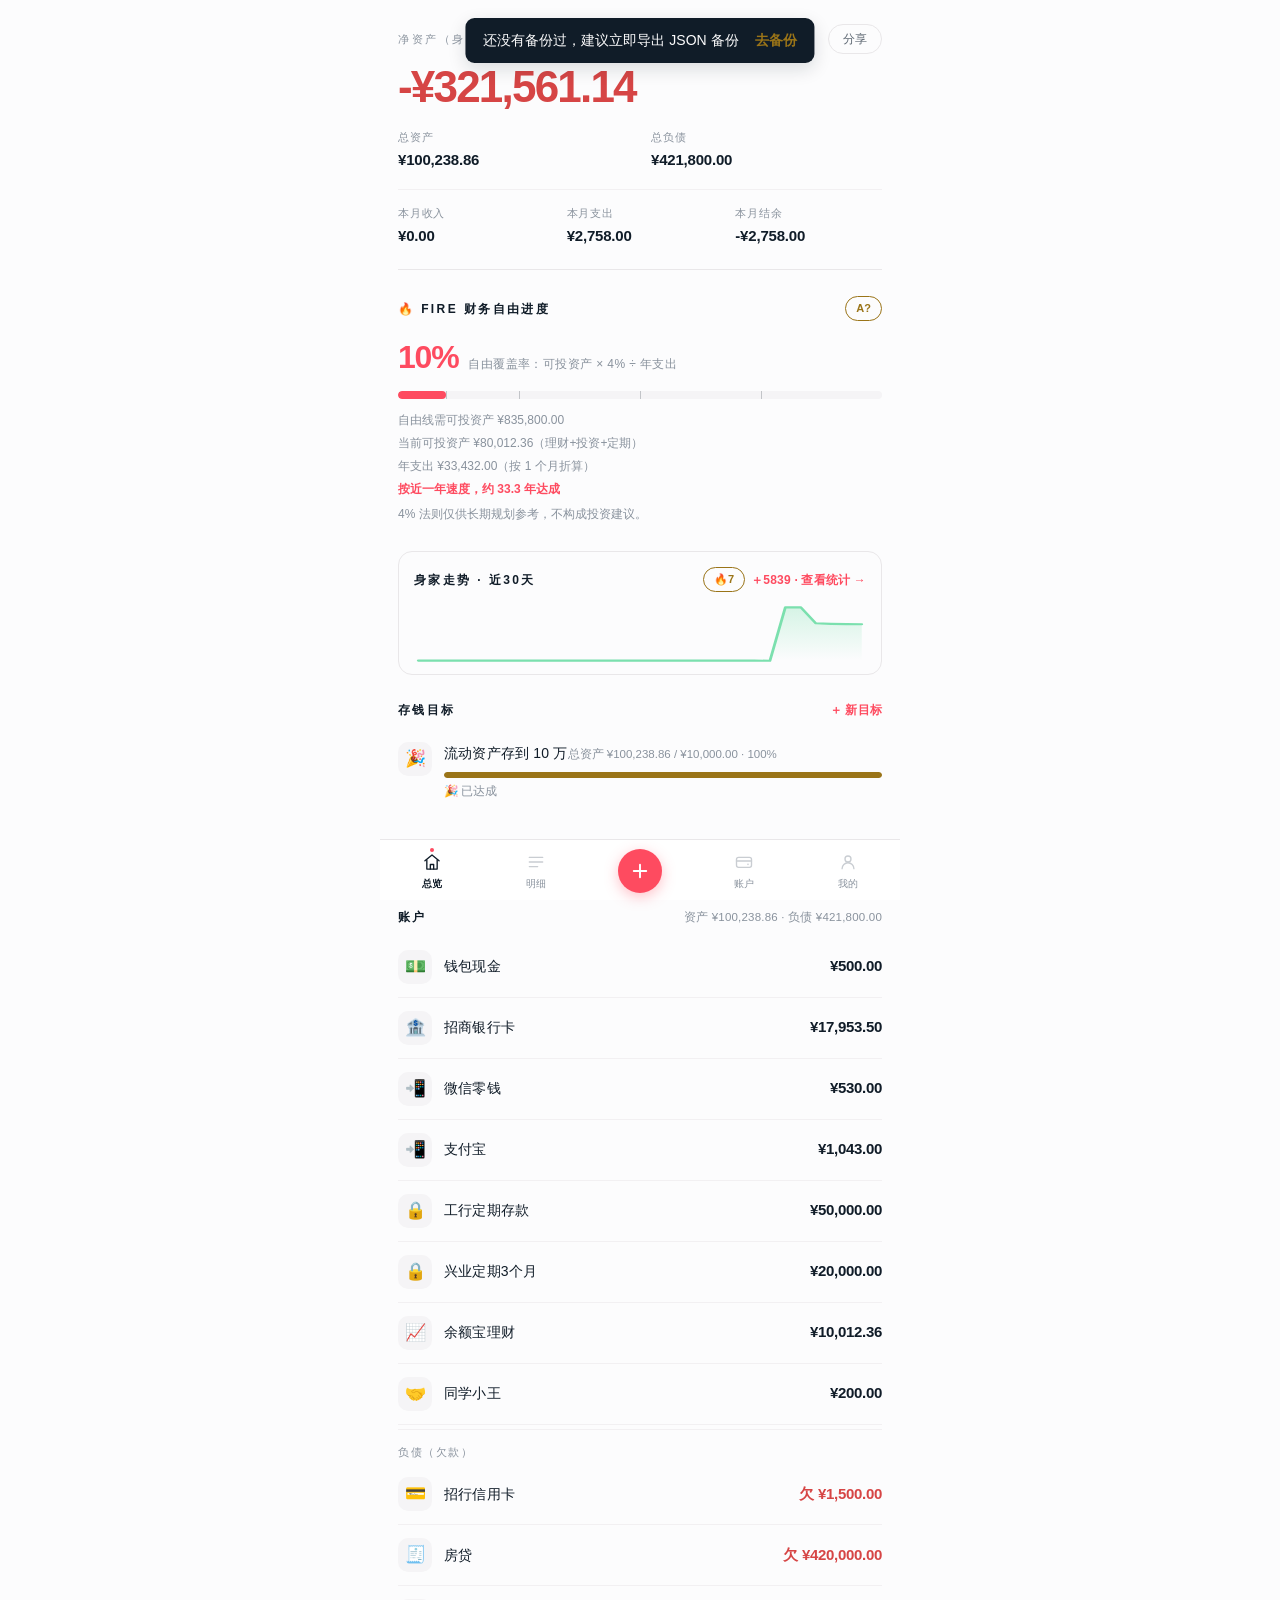
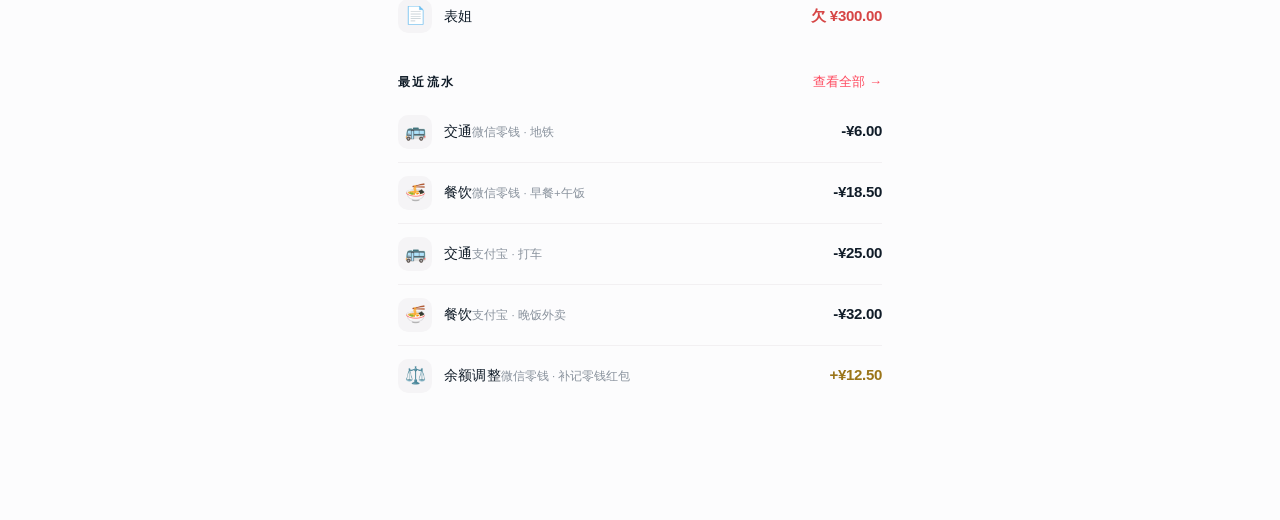
<file: index.html>
﻿<!DOCTYPE html>
<html lang="zh-CN">
<head>
<meta charset="UTF-8">
<meta name="viewport" content="width=device-width, initial-scale=1.0, viewport-fit=cover, user-scalable=no">
<meta name="theme-color" content="#FCFCFD" media="(prefers-color-scheme: light)">
<meta name="theme-color" content="#0F1419" media="(prefers-color-scheme: dark)">
<meta name="apple-mobile-web-app-capable" content="yes">
<meta name="apple-mobile-web-app-status-bar-style" content="default">
<meta name="apple-mobile-web-app-title" content="身家账本">
<meta name="description" content="身家账本——每天记好账，看清每个账户，随时知道自己的身家。数据仅存本机。">
<title>身家账本</title>
<link rel="manifest" href="manifest.webmanifest">
<link rel="apple-touch-icon" href="icons/icon-180.png">
<link rel="icon" href="icons/icon-192.png">
<link rel="stylesheet" href="app.css">
</head>
<body>
<div id="app">
<main id="main"></main>
  <nav id="tabbar">
    <button class="tab active" data-act="tab" data-id="home" data-tab="home"><span class="tab-ic"><svg viewBox="0 0 24 24" fill="none" stroke="currentColor" stroke-width="1.6" stroke-linecap="round" stroke-linejoin="round"><path d="M3.5 10.5 12 3.5l8.5 7"/><path d="M5.8 9.6v10.9h12.4V9.6"/><path d="M10 20.5V15h4v5.5"/></svg></span><span class="tab-tx">总览</span></button>
    <button class="tab" data-act="tab" data-id="ledger" data-tab="ledger"><span class="tab-ic"><svg viewBox="0 0 24 24" fill="none" stroke="currentColor" stroke-width="1.6" stroke-linecap="round"><path d="M4 6.5h16M4 12h16M4 17.5h10"/></svg></span><span class="tab-tx">明细</span></button>
    <button id="fab" aria-label="记一笔"><svg viewBox="0 0 24 24" fill="none" stroke="currentColor" stroke-width="2.1" stroke-linecap="round"><path d="M12 5.2v13.6M5.2 12h13.6"/></svg></button>
    <button class="tab" data-act="tab" data-id="accounts" data-tab="accounts"><span class="tab-ic"><svg viewBox="0 0 24 24" fill="none" stroke="currentColor" stroke-width="1.6" stroke-linecap="round" stroke-linejoin="round"><rect x="3" y="6.5" width="18" height="12" rx="2.5"/><path d="M3 10.8h18"/><circle cx="16.8" cy="14.8" r=".95" fill="currentColor" stroke="none"/></svg></span><span class="tab-tx">账户</span></button>
    <button class="tab" data-act="tab" data-id="me" data-tab="me"><span class="tab-ic"><svg viewBox="0 0 24 24" fill="none" stroke="currentColor" stroke-width="1.6" stroke-linecap="round"><circle cx="12" cy="8.4" r="3.6"/><path d="M4.9 20a7.1 7.1 0 0 1 14.2 0"/></svg></span><span class="tab-tx">我的</span></button>
  </nav>
  <div id="sheet-mask" class="hidden"></div>
  <section id="sheet" class="hidden" role="dialog" aria-modal="true"></section>
  <div id="toast" class="hidden"><span id="toast-msg"></span><button id="toast-btn" class="hidden"></button></div>
  <input type="file" id="file-import" accept=".json,application/json" class="hidden">
  <input type="file" id="file-bill" accept=".csv,text/csv" class="hidden">
</div>
<script src="app.js"></script>
</body>
</html>
</file>
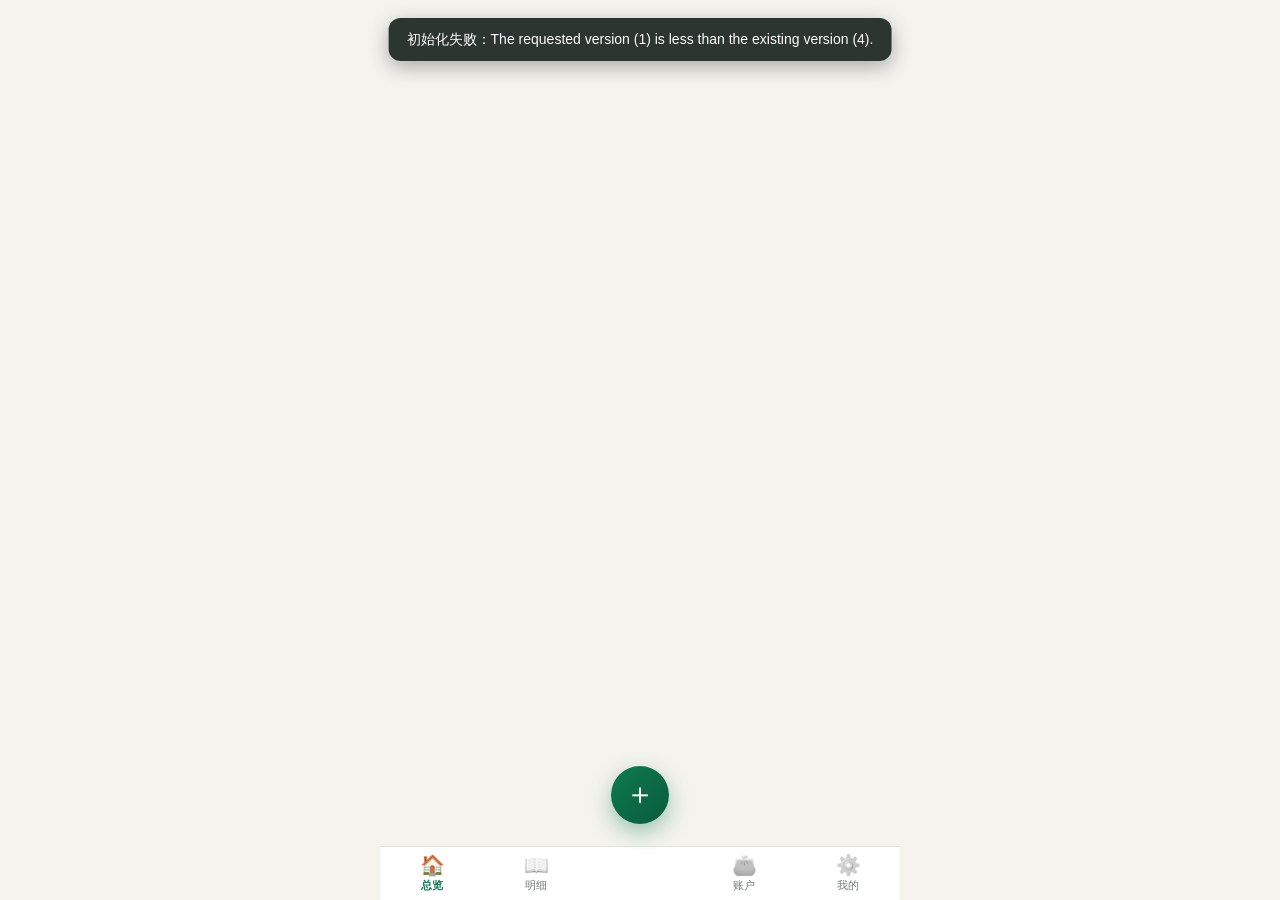
<file: v0.1.0/index.html>
<!DOCTYPE html>
<html lang="zh-CN">
<head>
<meta charset="UTF-8">
<meta name="viewport" content="width=device-width, initial-scale=1.0, viewport-fit=cover, user-scalable=no">
<meta name="theme-color" content="#0e7a4f">
<meta name="apple-mobile-web-app-capable" content="yes">
<meta name="apple-mobile-web-app-status-bar-style" content="default">
<meta name="apple-mobile-web-app-title" content="身家账本">
<meta name="description" content="身家账本——每天记好账，看清每个账户，随时知道自己的身家。数据仅存本机。">
<title>身家账本</title>
<link rel="manifest" href="manifest.webmanifest">
<link rel="apple-touch-icon" href="icons/icon-180.png">
<link rel="icon" href="icons/icon-192.png">
<link rel="stylesheet" href="app.css">
</head>
<body>
<div id="app">
  <main id="main"></main>
  <button id="fab" aria-label="记一笔">＋</button>
  <nav id="tabbar">
    <button class="tab active" data-act="tab" data-id="home" data-tab="home"><span class="tab-ic">🏠</span><span class="tab-tx">总览</span></button>
    <button class="tab" data-act="tab" data-id="ledger" data-tab="ledger"><span class="tab-ic">📖</span><span class="tab-tx">明细</span></button>
    <span class="fab-slot" aria-hidden="true"></span>
    <button class="tab" data-act="tab" data-id="accounts" data-tab="accounts"><span class="tab-ic">👛</span><span class="tab-tx">账户</span></button>
    <button class="tab" data-act="tab" data-id="me" data-tab="me"><span class="tab-ic">⚙️</span><span class="tab-tx">我的</span></button>
  </nav>
  <div id="sheet-mask" class="hidden"></div>
  <section id="sheet" class="hidden" role="dialog" aria-modal="true"></section>
  <div id="toast" class="hidden"><span id="toast-msg"></span><button id="toast-btn" class="hidden"></button></div>
  <input type="file" id="file-import" accept=".json,application/json" class="hidden">
</div>
<script src="app.js"></script>
</body>
</html>
</file>
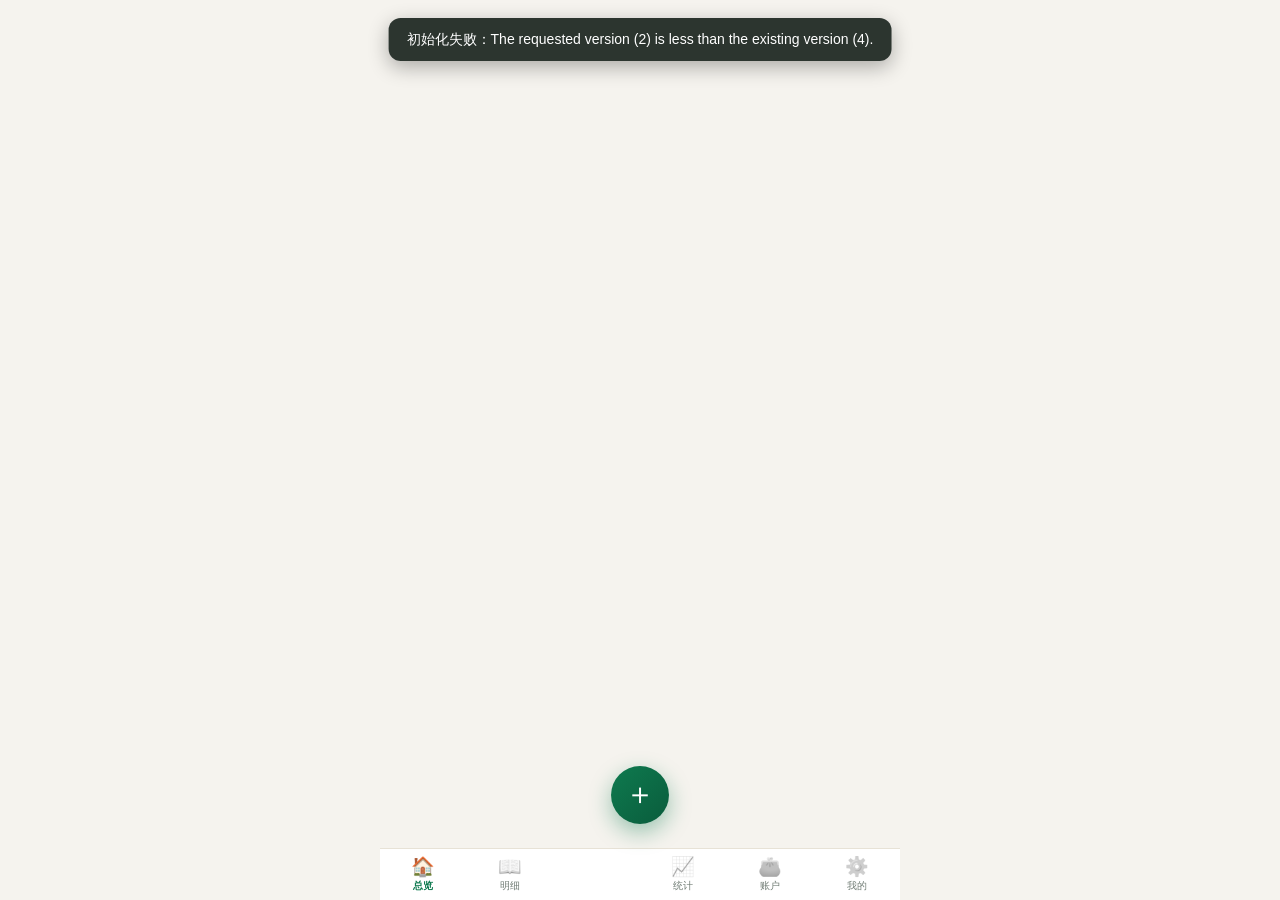
<file: v0.2.0/index.html>
<!DOCTYPE html>
<html lang="zh-CN">
<head>
<meta charset="UTF-8">
<meta name="viewport" content="width=device-width, initial-scale=1.0, viewport-fit=cover, user-scalable=no">
<meta name="theme-color" content="#0e7a4f">
<meta name="apple-mobile-web-app-capable" content="yes">
<meta name="apple-mobile-web-app-status-bar-style" content="default">
<meta name="apple-mobile-web-app-title" content="身家账本">
<meta name="description" content="身家账本——每天记好账，看清每个账户，随时知道自己的身家。数据仅存本机。">
<title>身家账本</title>
<link rel="manifest" href="manifest.webmanifest">
<link rel="apple-touch-icon" href="icons/icon-180.png">
<link rel="icon" href="icons/icon-192.png">
<link rel="stylesheet" href="app.css">
</head>
<body>
<div id="app">
  <main id="main"></main>
  <button id="fab" aria-label="记一笔">＋</button>
  <nav id="tabbar">
    <button class="tab active" data-act="tab" data-id="home" data-tab="home"><span class="tab-ic">🏠</span><span class="tab-tx">总览</span></button>
    <button class="tab" data-act="tab" data-id="ledger" data-tab="ledger"><span class="tab-ic">📖</span><span class="tab-tx">明细</span></button>
    <span class="fab-slot" aria-hidden="true"></span>
    <button class="tab" data-act="tab" data-id="stats" data-tab="stats"><span class="tab-ic">📈</span><span class="tab-tx">统计</span></button>
    <button class="tab" data-act="tab" data-id="accounts" data-tab="accounts"><span class="tab-ic">👛</span><span class="tab-tx">账户</span></button>
    <button class="tab" data-act="tab" data-id="me" data-tab="me"><span class="tab-ic">⚙️</span><span class="tab-tx">我的</span></button>
  </nav>
  <div id="sheet-mask" class="hidden"></div>
  <section id="sheet" class="hidden" role="dialog" aria-modal="true"></section>
  <div id="toast" class="hidden"><span id="toast-msg"></span><button id="toast-btn" class="hidden"></button></div>
  <input type="file" id="file-import" accept=".json,application/json" class="hidden">
</div>
<script src="app.js"></script>
</body>
</html>
</file>
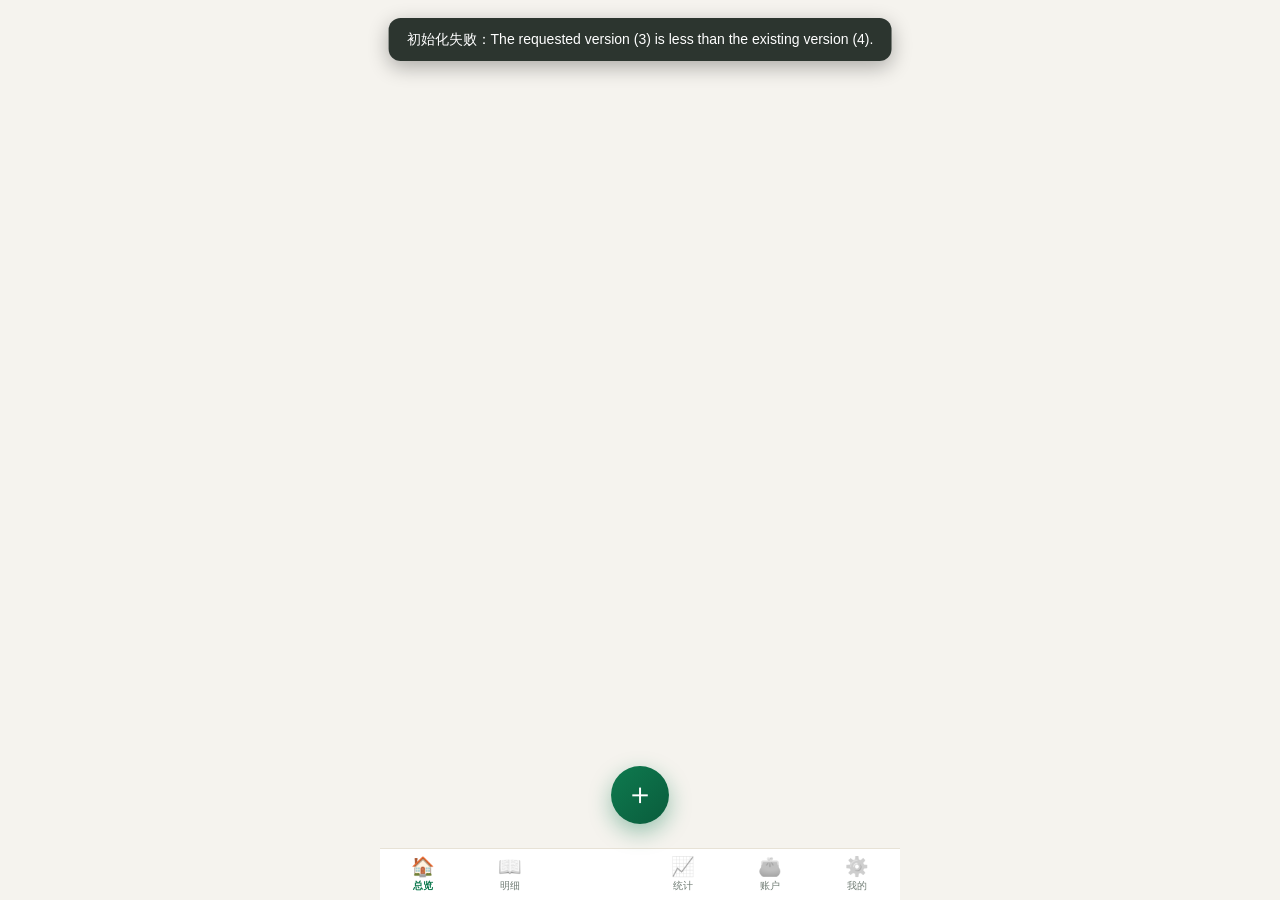
<file: v0.5.0/index.html>
<!DOCTYPE html>
<html lang="zh-CN">
<head>
<meta charset="UTF-8">
<meta name="viewport" content="width=device-width, initial-scale=1.0, viewport-fit=cover, user-scalable=no">
<meta name="theme-color" content="#0e7a4f">
<meta name="apple-mobile-web-app-capable" content="yes">
<meta name="apple-mobile-web-app-status-bar-style" content="default">
<meta name="apple-mobile-web-app-title" content="身家账本">
<meta name="description" content="身家账本——每天记好账，看清每个账户，随时知道自己的身家。数据仅存本机。">
<title>身家账本</title>
<link rel="manifest" href="manifest.webmanifest">
<link rel="apple-touch-icon" href="icons/icon-180.png">
<link rel="icon" href="icons/icon-192.png">
<link rel="stylesheet" href="app.css">
</head>
<body>
<div id="app">
  <main id="main"></main>
  <button id="fab" aria-label="记一笔">＋</button>
  <nav id="tabbar">
    <button class="tab active" data-act="tab" data-id="home" data-tab="home"><span class="tab-ic">🏠</span><span class="tab-tx">总览</span></button>
    <button class="tab" data-act="tab" data-id="ledger" data-tab="ledger"><span class="tab-ic">📖</span><span class="tab-tx">明细</span></button>
    <span class="fab-slot" aria-hidden="true"></span>
    <button class="tab" data-act="tab" data-id="stats" data-tab="stats"><span class="tab-ic">📈</span><span class="tab-tx">统计</span></button>
    <button class="tab" data-act="tab" data-id="accounts" data-tab="accounts"><span class="tab-ic">👛</span><span class="tab-tx">账户</span></button>
    <button class="tab" data-act="tab" data-id="me" data-tab="me"><span class="tab-ic">⚙️</span><span class="tab-tx">我的</span></button>
  </nav>
  <div id="sheet-mask" class="hidden"></div>
  <section id="sheet" class="hidden" role="dialog" aria-modal="true"></section>
  <div id="toast" class="hidden"><span id="toast-msg"></span><button id="toast-btn" class="hidden"></button></div>
  <input type="file" id="file-import" accept=".json,application/json" class="hidden">
  <input type="file" id="file-bill" accept=".csv,text/csv" class="hidden">
</div>
<script src="app.js"></script>
</body>
</html>
</file>
<file: app.css>
﻿/* ==========================================================================
   身家账本 · 热珊瑚 Monzo 设计系统（方案 F）
   软白底 + 深海军文字 + 热珊瑚品牌色 + 表现色分离（绿=涨/红=风险）
   1px 发丝线分层 · 大留白 · 阴影仅用于浮层
   浅色 / 深色（跟随系统自动切换）双套等价实现
   ========================================================================== */

:root{
  color-scheme: light dark;
  color-scheme: light dark;

  /* 底色 / 文字 —— 层级靠发丝线与留白，不靠投影 */
  --paper:#FCFCFD;        /* 页面底（F 软白，取自 Monzo 官网） */
  --paper-2:#FFFFFF;      /* 导航/弹层等"更安静"的面 */
  --surface:#FFFFFF;      /* 内容块（输入、磁贴） */
  --ink:#101C28;          /* 主文字（深海军，不再深绿） */
  --ink-2:#5E6873;        /* 次文字 */
  --ink-3:#89929D;        /* 弱文字、标签 */
  --rule:#E9E7E9;         /* 主发丝线 */
  --rule-2:#F2F0F2;       /* 弱发丝线（列表行分隔） */

  /* 语义分离：品牌=热珊瑚；涨/收入=绿；风险/跌=红；荣誉=金；主动作=深海军墨 */
  --brand:#FE4B60;        /* 热珊瑚（Monzo 官网实取） */
  --brand-ink:#E03347;
  --brand-wash:#FEECEF;
  --cta-bg:#FE4B60;        /* 主动作（记一笔 / 保存）= 品牌珊瑚 */
  --cta-fg:#FFFFFF;
  --btn-bg:#0C1A26;       /* 选中态（选中 chip / 分段）= 深海军墨 */
  --btn-fg:#FFFFFF;
  --pos:#1A8A4E;          /* 涨/收入（与品牌色分离） */
  --pos-wash:#E9F5EE;
  --danger:#D64545;
  --danger-wash:#FCEBEA;
  --gold:#9A7418;
  --gold-wash:#FBF3DC;
  --warn:#C47B00;

  --field:#F5F4F6;
  --radius:14px;
  --radius-sm:9px;
  --shadow-float:0 6px 18px rgba(12,26,38,.14);
  --mask:rgba(12,26,38,.42);

  --safe-b:env(safe-area-inset-bottom,0px);
  --safe-t:env(safe-area-inset-top,0px);
}

@media (prefers-color-scheme: dark){
  :root{
    --paper:#0F1419;
    --paper-2:#161C22;
    --surface:#1B232B;
    --ink:#EFF3F7;
    --ink-2:#B3BDC7;
    --ink-3:#7C8894;
    --rule:#25303B;
    --rule-2:#1E2830;
    --brand:#FF6B7D;      /* 深底上珊瑚稍微提亮 */
    --brand-ink:#FF8A97;
    --brand-wash:#2A1B20;
    --cta-bg:#FF6B7D;
    --cta-fg:#FFFFFF;
    --btn-bg:#FFFFFF;
    --btn-fg:#0F1419;
    --pos:#3ED183;
    --pos-wash:#14241C;
    --danger:#FF7A79;
    --danger-wash:#2A1C1C;
    --gold:#E0B34E;
    --gold-wash:#252217;
    --warn:#E0B34E;
    --field:#1E2830;
    --shadow-float:0 6px 18px rgba(0,0,0,.5);
    --mask:rgba(0,0,0,.6);
  }
}

*{margin:0;padding:0;box-sizing:border-box;-webkit-tap-highlight-color:transparent}
html,body{height:100%}
body{
  font-family:-apple-system,BlinkMacSystemFont,"PingFang SC","Hiragino Sans GB","Microsoft YaHei",sans-serif;
  background:var(--paper);color:var(--ink);font-size:15px;line-height:1.5;
  -webkit-font-smoothing:antialiased;overscroll-behavior-y:none;
}
#app{max-width:520px;margin:0 auto;min-height:100%;background:var(--paper)}
#main{padding:calc(20px + var(--safe-t)) 18px calc(88px + var(--safe-b))}
button{font:inherit;color:inherit;background:none;border:0;cursor:pointer}
input,select,textarea{font:inherit;color:inherit}
.hidden{display:none!important}
.num{font-variant-numeric:tabular-nums}
::selection{background:var(--brand-wash);color:var(--ink)}

/* ---------- 首页头：全站主角，无卡片无渐变 ---------- */
.hero{
  background:transparent;border:0;border-radius:0;box-shadow:none;color:var(--ink);
  padding:4px 0 22px;border-bottom:1px solid var(--rule);margin-bottom:26px;
}
.hero-top{display:flex;justify-content:space-between;align-items:center;gap:10px}
.hero-label{font-size:11px;letter-spacing:2.6px;color:var(--ink-3)}
.hero-share{
  font-size:12px;color:var(--ink-2);background:transparent;
  border:1px solid var(--rule);border-radius:999px;padding:5px 14px;
}
.hero-amt{
  font-size:44px;font-weight:600;letter-spacing:-1.8px;color:var(--ink);
  margin:10px 0 20px;word-break:break-all;line-height:1.04;
}
.hero-amt.neg{color:var(--danger)}
.hero-grid{display:grid;grid-template-columns:1fr 1fr;gap:0 22px}
.hero-grid.g3{grid-template-columns:1fr 1fr 1fr;margin-top:18px;padding-top:16px;border-top:1px solid var(--rule-2)}
.hero-cell{background:transparent;border-radius:0;padding:0}
.hero-cell .hl{font-size:10.5px;letter-spacing:.8px;color:var(--ink-3)}
.hero-cell .hv{font-size:15px;font-weight:600;margin-top:3px;color:var(--ink);letter-spacing:-.2px}

/* ---------- 分区：卡片外壳消失，靠标签 + 发丝线分层 ---------- */
.card{background:transparent;border:0;border-radius:0;box-shadow:none;padding:0;margin:0 0 26px;overflow:visible}
.card-pad{padding:0}
.card-h{
  display:flex;justify-content:space-between;align-items:baseline;gap:10px;
  padding:0 0 10px;font-size:11px;color:var(--ink-3);
}
.card-h b{color:var(--ink);font-size:12px;font-weight:600;letter-spacing:2.4px}
.card-h span{font-size:11.5px;letter-spacing:.2px}
.day-h{display:flex;justify-content:space-between;padding:14px 0 4px;font-size:11px;letter-spacing:1.6px;color:var(--ink-3);border-top:1px solid var(--rule-2);margin-top:4px}
.sec{font-size:11px;letter-spacing:2.2px;color:var(--ink-3);margin:24px 0 10px}

.row{
  display:flex;align-items:center;gap:12px;padding:13px 0;width:100%;text-align:left;
  border-bottom:1px solid var(--rule-2);
}
.row:last-child{border-bottom:0}
.row:active{background:color-mix(in srgb,var(--ink) 5%,transparent)}
.ric{width:34px;height:34px;border-radius:10px;background:var(--field);display:flex;align-items:center;justify-content:center;font-size:17px;flex:0 0 auto}
.rmid{flex:1;min-width:0}
.rtitle{font-size:14px;font-weight:500;white-space:nowrap;overflow:hidden;text-overflow:ellipsis;letter-spacing:.2px}
.rsub{font-size:11.5px;color:var(--ink-3);white-space:nowrap;overflow:hidden;text-overflow:ellipsis;margin-top:1px}
.ramt{font-size:15px;font-weight:600;flex:0 0 auto;letter-spacing:-.3px}
.ramt.exp{color:var(--ink)}
.ramt.inc{color:var(--pos)}
.ramt.traf{color:var(--ink-3)}
.ramt.debt{color:var(--danger)}
.ramt.adj{color:var(--gold)}

/* ---------- 可点击的大块：唯一带边框的容器，制造节奏 ---------- */
.card-title-row{display:flex;justify-content:space-between;align-items:center;gap:10px;margin-bottom:12px}
.card-title-row b{font-size:12px;font-weight:600;letter-spacing:2.4px}
.jump{font-size:12px;color:var(--brand);font-weight:600;letter-spacing:.2px}
.spark-card{
  border:1px solid var(--rule);border-radius:var(--radius);padding:15px 15px 10px;margin-bottom:26px;
}
.spark-card:active{filter:none;background:color-mix(in srgb,var(--ink) 4%,transparent)}
.spark{display:block;width:100%;height:60px}
.netchart{display:block;width:100%;height:auto}
.streak-badge,.count-badge{
  font-size:10.5px;font-weight:600;padding:3px 9px;border-radius:999px;
  background:transparent;border:1px solid var(--rule);color:var(--ink-2);white-space:nowrap;
}
.count-badge.gold{border-color:var(--gold);color:var(--gold)}
.count-badge.red{border-color:var(--danger);color:var(--danger)}
.count-badge.gray{border-color:var(--rule);color:var(--ink-3)}
.count-badge.brand{border-color:var(--brand);color:var(--brand)}

/* ---------- 三格数据条 ---------- */
.stats{display:grid;grid-template-columns:repeat(3,1fr);gap:0 18px;margin:0 0 26px;padding-top:14px;border-top:1px solid var(--rule)}
.stat{background:transparent;border:0;border-radius:0;box-shadow:none;padding:0;text-align:left}
.stat .sl{font-size:10.5px;letter-spacing:.8px;color:var(--ink-3)}
.stat .sv{font-size:15px;font-weight:600;margin-top:3px;letter-spacing:-.3px}

/* ---------- 横向账户 chips ---------- */
.acc-row{display:flex;gap:8px;overflow-x:auto;padding:2px 0 6px;margin-bottom:22px;scrollbar-width:none}
.acc-row::-webkit-scrollbar{display:none}
.acc-chip{
  flex:0 0 auto;padding:7px 13px;border-radius:999px;background:transparent;
  border:1px solid var(--rule);font-size:12.5px;color:var(--ink-2);
}
.acc-chip.sel{background:var(--btn-bg);border-color:var(--btn-bg);color:var(--btn-fg);font-weight:600}

/* ---------- 提示条 ---------- */
.banner{
  display:flex;justify-content:space-between;align-items:center;gap:10px;
  background:var(--gold-wash);border:1px solid var(--rule);color:var(--gold);
  border-radius:var(--radius-sm);padding:12px 14px;margin:0 0 24px;font-size:12.5px;
  width:100%;text-align:left;
}
.banner b{flex:0 0 auto;font-weight:600}

.empty{text-align:center;color:var(--ink-3);padding:40px 10px;font-size:13px;line-height:1.7}
.empty .ei{font-size:30px;display:block;margin-bottom:10px;opacity:.7}

/* ---------- 底部导航（记一笔已并入第 3 格，不再悬浮） ---------- */
#tabbar{
  position:fixed;bottom:0;left:50%;transform:translateX(-50%);width:100%;max-width:520px;
  background:var(--paper-2);backdrop-filter:blur(14px);-webkit-backdrop-filter:blur(14px);
  border-top:1px solid var(--rule);display:grid;grid-template-columns:repeat(5,1fr);
  /* 5 格 = 4 个 tab + 1 个记一笔。改 tab 数量时必须同步改这里，
     否则多出的空列会让整排偏出中心。 */
  align-items:center;padding:9px 0 calc(7px + var(--safe-b));z-index:30;
}
.tab{
  position:relative;display:flex;flex-direction:column;align-items:center;gap:4px;
  color:var(--ink-3);font-size:10px;letter-spacing:.4px;padding:0;
}
.tab::before{
  content:"";position:absolute;top:-4px;left:50%;transform:translateX(-50%);
  width:4px;height:4px;border-radius:50%;background:var(--brand);opacity:0;
  transition:opacity .18s;
}
.tab .tab-ic{display:block;width:20px;height:20px;opacity:.45;transition:opacity .18s}
.tab .tab-ic svg{width:100%;height:100%;display:block}
.tab.active{color:var(--ink);font-weight:600}
.tab.active::before{opacity:1}
.tab.active .tab-ic{opacity:1}

/* 记一笔：品牌珊瑚实心圆，作为导航栏中间的主动作 */
#fab{
  justify-self:center;align-self:center;
  width:44px;height:44px;border-radius:50%;
  background:var(--cta-bg);color:var(--cta-fg);
  display:flex;align-items:center;justify-content:center;
  box-shadow:0 4px 14px rgba(254,75,96,.34);
  transition:transform .15s;
}
#fab svg{width:22px;height:22px;display:block}
#fab:active{transform:scale(.9)}

/* ---------- 底部弹层 ---------- */
#sheet-mask{position:fixed;inset:0;background:var(--mask);z-index:40;opacity:1;transition:opacity .25s}
#sheet-mask.hidden{display:block!important;opacity:0;pointer-events:none}
#sheet{
  position:fixed;left:50%;transform:translateX(-50%) translateY(105%);bottom:0;width:100%;max-width:520px;
  background:var(--paper-2);border-radius:20px 20px 0 0;max-height:92vh;overflow-y:auto;z-index:50;
  transition:transform .3s cubic-bezier(.32,.72,.33,1);box-shadow:0 -8px 40px rgba(0,0,0,.22);
}
#sheet.open{transform:translateX(-50%) translateY(0)}
#sheet.hidden{display:block!important;transform:translateX(-50%) translateY(105%);pointer-events:none}
.sheet-in{padding:20px 18px calc(24px + var(--safe-b))}
.sheet-bar{display:flex;justify-content:space-between;align-items:center;margin-bottom:16px}
.sheet-bar h3{font-size:16px;font-weight:600;letter-spacing:1.4px}
.sheet-bar .x{width:34px;height:34px;border-radius:50%;background:var(--field);font-size:14px;display:flex;align-items:center;justify-content:center;color:var(--ink-3)}

/* ---------- 分段控件 ---------- */
.seg{display:flex;background:transparent;border:1px solid var(--rule);border-radius:var(--radius-sm);padding:3px;gap:2px;margin-bottom:8px}
.ls-seg{margin:2px 0 14px}
.seg button{flex:1;padding:9px 0;border-radius:7px;font-size:14px;color:var(--ink-3);letter-spacing:.4px}
.seg button.on{background:var(--btn-bg);color:var(--btn-fg);font-weight:600;box-shadow:none}
.seg button.on.exp{background:var(--danger-wash);color:var(--danger);font-weight:700}
.seg button.on.inc{background:var(--pos-wash);color:var(--pos);font-weight:700}

/* ---------- 金额输入（记一笔的主角） ---------- */
.amt-wrap{display:flex;align-items:baseline;justify-content:center;gap:4px;padding:8px 0 18px;border-bottom:1px solid var(--rule);margin-bottom:18px}
.amt-sign{font-size:24px;font-weight:500;color:var(--ink-3)}
.amt-input{font-size:42px;font-weight:600;text-align:center;border:0;background:transparent;width:74%;outline:none;caret-color:var(--brand);letter-spacing:-1.6px}

/* ---------- 表单 ---------- */
.f{margin-bottom:16px}
.f label{display:block;font-size:11.5px;letter-spacing:1.2px;color:var(--ink-3);margin-bottom:8px}
.f input,.f select{
  width:100%;padding:13px;border-radius:var(--radius-sm);border:1px solid var(--rule);
  background:var(--surface);font-size:16px;outline:none;-webkit-appearance:none;appearance:none;
}
.f input:focus,.f select:focus{border-color:var(--brand);background:var(--surface)}
.f .hint{font-size:11px;color:var(--ink-3);margin-top:6px;letter-spacing:.3px}
.f textarea{width:100%;padding:13px;border-radius:var(--radius-sm);border:1px solid var(--rule);background:var(--surface);font-size:16px;outline:none;resize:none;font-family:inherit;line-height:1.65}
.f textarea:focus{border-color:var(--brand)}

/* ---------- 分类宫格 ---------- */
.cat-grid{display:grid;grid-template-columns:repeat(4,1fr);gap:9px;margin-bottom:18px}
.cat{display:flex;flex-direction:column;align-items:center;gap:5px;padding:12px 2px;border-radius:var(--radius-sm);background:var(--surface);border:1px solid var(--rule);font-size:12px;color:var(--ink)}
.cat .ci{font-size:21px;line-height:1}
.cat.sel{background:var(--btn-bg);border-color:var(--btn-bg);color:var(--btn-fg);font-weight:600}

/* ---------- 按钮 ---------- */
.btn{display:block;width:100%;padding:14px 0;border-radius:var(--radius-sm);font-size:16px;font-weight:600;text-align:center;letter-spacing:.6px}
.btn.primary{background:var(--cta-bg);color:var(--cta-fg);box-shadow:0 4px 12px rgba(254,75,96,.26)}
.btn.primary:active{opacity:.86}
.btn.ghost{background:transparent;border:1px solid var(--rule);color:var(--ink)}
.btn.danger{background:transparent;border:1px solid var(--danger);color:var(--danger)}
.btn-row{display:flex;gap:10px;margin-bottom:16px}
.btn-row .btn{flex:1}

.cf{text-align:center;padding:6px 4px 0}
.cf h3{font-size:17px;font-weight:600;margin-bottom:10px;letter-spacing:1px}
.cf p{color:var(--ink-2);font-size:14px;margin-bottom:20px;white-space:pre-line;line-height:1.75}

/* ---------- 键值列表 ---------- */
.kv{display:flex;justify-content:space-between;align-items:center;padding:13px 0;border-bottom:1px solid var(--rule-2);font-size:14px}
.kv:last-child{border-bottom:0}
.kv .kl{color:var(--ink-3);font-size:13px;letter-spacing:.4px}
.kv .kr{font-weight:600;letter-spacing:-.2px}
.list-t{font-size:11px;letter-spacing:1.8px;color:var(--ink-3);padding:18px 0 6px}

/* ---------- 提示胶囊 ---------- */
.pill{display:inline-block;padding:3px 10px;border-radius:999px;font-size:11px;background:transparent;border:1px solid var(--rule);color:var(--ink-2);font-weight:600}
.pill.gray{border-color:var(--rule);color:var(--ink-3)}
.pill.gold{border-color:var(--gold);color:var(--gold)}
.pill.red{border-color:var(--danger);color:var(--danger)}
.pill.brand{border-color:var(--brand);color:var(--brand)}

/* ---------- Toast ---------- */
#toast{
  position:fixed;top:calc(18px + var(--safe-t));left:50%;transform:translateX(-50%);
  background:var(--ink);color:var(--paper);padding:12px 18px;border-radius:var(--radius-sm);
  font-size:14px;display:flex;gap:16px;align-items:center;z-index:99;max-width:88vw;
  box-shadow:var(--shadow-float);transition:opacity .25s;opacity:1;
}
#toast.hidden{display:flex!important;opacity:0;pointer-events:none}
#toast-btn{color:var(--gold);font-weight:700;flex:0 0 auto}

.about{font-size:12px;color:var(--ink-3);line-height:1.8;padding:6px 0}
.big-balance{font-size:32px;font-weight:600;margin:8px 0 2px;letter-spacing:-1.2px}
.big-balance.debt{color:var(--danger)}
.sub-l{font-size:12px;color:var(--ink-3);letter-spacing:.4px}

/* ---------- 预算条 ---------- */
.budget-mid{margin-top:2px}
.budget-used{font-size:22px;font-weight:600;letter-spacing:-.8px}
.budget-used.over-t{color:var(--danger)}
.bar{height:6px;background:var(--field);border-radius:3px;margin:10px 0 2px;overflow:hidden}
.bar i{display:block;height:100%;background:var(--brand);border-radius:3px;transition:width .3s}
.bar.warn i{background:var(--warn)}
.bar.over i{background:var(--danger)}
.bar.sm{height:4px;margin:0}
.range-chips{display:flex;gap:8px;margin-bottom:12px}
/* 预算三格输入 */
.budget-grid{margin-bottom:18px}
.budget-cat{display:flex;flex-direction:column;align-items:center;gap:3px;padding:11px 6px;background:transparent;border:1px solid var(--rule);border-radius:var(--radius-sm)}
.budget-cat .ci{font-size:17px;line-height:1}
.budget-cat .bcl{font-size:10.5px;color:var(--ink-3);letter-spacing:.5px}
.budget-cat .bci{width:100%;border:0;background:transparent;font-size:14px;font-weight:600;text-align:center;outline:none;color:var(--ink);font-variant-numeric:tabular-nums}
.budget-foot{display:flex;justify-content:space-between;align-items:center;margin-top:6px;gap:8px}
.rank-budget{margin-top:4px}
.rb-txt{font-size:10px;color:var(--ink-3);letter-spacing:.3px}
.rb-txt.over-t{color:var(--danger);font-weight:700}
.over-t{color:var(--danger);font-weight:600;font-size:12px}

/* ---------- 排行榜 / 甜甜圈 ---------- */
.donut-wrap{display:flex;gap:16px;align-items:flex-start}
.donut{width:104px;height:104px;flex:0 0 auto}
.rank-list{flex:1;min-width:0}
.rank-row{padding:9px 0;border-bottom:1px solid var(--rule-2)}
.rank-row:last-child{border-bottom:0}
.rank-top{display:flex;align-items:center;gap:8px}
.rank-dot{width:9px;height:9px;border-radius:2px;flex:0 0 auto}
.rank-label{font-size:13px;flex:1;white-space:nowrap;overflow:hidden;text-overflow:ellipsis}
.rank-pct{font-size:11px;color:var(--ink-3)}
.rank-val{font-size:13px;font-weight:600;letter-spacing:-.2px}
.rank-bar{height:4px;background:var(--field);border-radius:2px;margin-top:6px;overflow:hidden}
.rank-bar i{display:block;height:100%;border-radius:2px}

.mnav{display:flex;align-items:center;justify-content:center;gap:20px;padding:6px 0 4px}
.mnav b{font-size:16px;min-width:110px;text-align:center;font-weight:600;letter-spacing:-.4px}
.mnav button{width:36px;height:36px;border-radius:50%;background:var(--surface);border:1px solid var(--rule);font-size:15px;line-height:1;color:var(--ink-2)}
.mnav button:disabled{opacity:.3}

/* ---------- 存钱目标 ---------- */
.goal-row{align-items:flex-start}
.goal-bar{display:block;height:6px;background:var(--field);border-radius:3px;margin:8px 0 5px;overflow:hidden}
.goal-bar i{display:block;height:100%;background:var(--brand);border-radius:3px}
.goal-bar.done i{background:var(--gold)}
.eta{display:block;margin-top:1px;font-size:11.5px;color:var(--ink-3)}
.goal-empty{display:flex;align-items:center;gap:12px;width:100%;text-align:left}

/* ---------- 存款到期看板 ---------- */
.dep-row{align-items:flex-start}
.board-foot{padding:12px 0 0;font-size:11px;color:var(--ink-3);border-top:1px solid var(--rule-2);margin-top:4px;line-height:1.9}

/* ---------- 资产体检 ---------- */
.health-metrics{margin-top:14px;border-top:1px solid var(--rule-2);padding-top:10px}
.hm-row{display:flex;justify-content:space-between;align-items:center;padding:7px 0;gap:10px}
.hm-row .hl{font-size:12px;color:var(--ink-3);letter-spacing:.3px}

/* ---------- 月报年报 ---------- */
.report-pre{background:var(--surface);border:1px solid var(--rule);border-radius:var(--radius-sm);padding:15px;font-size:12.5px;line-height:1.9;white-space:pre-wrap;word-break:break-all;font-family:inherit;margin-bottom:16px}

/* ---------- FIRE ---------- */
.fire-mid{display:flex;align-items:baseline;gap:10px;flex-wrap:wrap;margin-bottom:10px}
.fire-pct{font-size:32px;font-weight:600;color:var(--brand);letter-spacing:-1.2px}
.fire-bar{position:relative;height:8px;background:var(--field);border-radius:4px;overflow:hidden}
.fire-bar i{display:block;height:100%;background:var(--brand);border-radius:4px}
.fire-bar b{position:absolute;top:0;width:1px;height:100%;background:color-mix(in srgb,var(--ink) 22%,transparent)}
.fire-rows{display:flex;flex-direction:column;gap:5px;margin-top:12px;font-size:12px;color:var(--ink-3)}
.fire-rows .fr-k{color:var(--ink-3)}
.fire-eta{color:var(--brand);font-weight:600}
.share-preview{border:1px solid var(--rule);border-radius:var(--radius-sm);overflow:hidden;margin-bottom:14px}
.share-preview svg{display:block;width:100%;height:auto}

/* ---------- 账单导入 ---------- */
.ai-link{font-size:12px;color:var(--brand);background:var(--brand-wash);border-radius:var(--radius-sm);padding:9px 13px;margin-bottom:14px;text-align:left;width:100%}
.imp-list{max-height:42vh;overflow-y:auto;border:1px solid var(--rule);border-radius:var(--radius-sm);margin-bottom:14px;background:var(--surface)}
.imp-list .row{border-bottom:1px solid var(--rule-2)}
.imp-row.off{opacity:.42}

/* ---------- 记账日历 ---------- */
.cal-grid{display:grid;grid-template-columns:repeat(7,1fr);gap:3px}
.cal-w{font-size:10px;color:var(--ink-3);text-align:center;padding:5px 0;letter-spacing:.5px}
.cal-cell{
  position:relative;border-radius:8px;padding:7px 2px 6px;min-height:48px;display:flex;flex-direction:column;
  align-items:center;justify-content:flex-start;gap:2px;background:transparent;
  border:1px solid var(--rule-2);
}
.cal-cell.empty{background:transparent;pointer-events:none;border-color:transparent}
.cal-cell.today{border-color:var(--brand)}
.cal-d{font-size:11px;color:var(--ink-2);line-height:1.2}
.cal-cell.today .cal-d{background:var(--brand);color:#fff;border-radius:50%;width:20px;height:20px;display:flex;align-items:center;justify-content:center}
.cal-amt{font-size:9px;color:var(--danger);line-height:1.25;white-space:nowrap}
.cal-amt.inc{color:var(--pos)}

/* ---------- 暗色下图表与日历热力：CSS 覆盖 SVG 呈现属性 ---------- */
@media (prefers-color-scheme: dark){
  .netchart text{fill:var(--ink-3)}
  .netchart .axis{fill:var(--rule)}
  .rank-dot,.donut circle,.donut path{color:inherit}
  .cal-cell[style*="background"]{background:color-mix(in srgb,#C6483F 22%,var(--field))!important}
}

/* ---------- 版本探针（我的页底部） ---------- */
#build-stamp{
  margin:24px 0 0;padding:14px 0 0;border-top:1px dashed var(--rule);
  display:flex;flex-direction:column;gap:3px;font-size:11px;color:var(--ink-3);line-height:1.6;
}
#build-stamp b{color:var(--ink);font-weight:600;font-size:12px;letter-spacing:1.4px}

/* ---------- 无障碍：尊重系统减弱动效 ---------- */
@media (prefers-reduced-motion: reduce){
  *{animation-duration:.01ms!important;animation-iteration-count:1!important;transition-duration:.01ms!important}
}
</file>
<file: v0.1.0/app.css>
:root{
  --bg:#F5F3EE; --card:#FFFFFF; --ink:#1F2A24; --sub:#707C74; --line:#E7E2D6;
  --brand:#0E7A4F; --brand-deep:#0A5C3C; --brand-soft:#E3F1EB;
  --gold:#C9A227; --gold-soft:#FBF3DC;
  --red:#C6483F; --red-soft:#F9E9E7;
  --field:#F7F5F0;
  --radius:18px; --radius-sm:12px;
  --shadow:0 2px 10px rgba(31,42,36,.06);
  --safe-b:env(safe-area-inset-bottom,0px);
  --safe-t:env(safe-area-inset-top,0px);
}
*{margin:0;padding:0;box-sizing:border-box;-webkit-tap-highlight-color:transparent}
html,body{height:100%}
body{font-family:-apple-system,BlinkMacSystemFont,"PingFang SC","Hiragino Sans GB","Microsoft YaHei",sans-serif;background:var(--bg);color:var(--ink);font-size:15px;line-height:1.5;-webkit-font-smoothing:antialiased;overscroll-behavior-y:none}
#app{max-width:520px;margin:0 auto;min-height:100%}
#main{padding:calc(14px + var(--safe-t)) 16px calc(122px + var(--safe-b))}
button{font:inherit;color:inherit;background:none;border:0;cursor:pointer}
input,select,textarea{font:inherit;color:inherit}
.hidden{display:none!important}
.num{font-variant-numeric:tabular-nums}

.hero{background:linear-gradient(135deg,var(--brand) 0%,var(--brand-deep) 100%);border-radius:22px;padding:24px 22px 18px;color:#fff;box-shadow:0 8px 24px rgba(14,122,79,.25)}
.hero-label{font-size:13px;opacity:.75}
.hero-amt{font-size:42px;font-weight:800;letter-spacing:-1px;margin:2px 0 16px;word-break:break-all}
.hero-amt.neg{color:#FFD9D4}
.hero-grid{display:grid;grid-template-columns:1fr 1fr;gap:10px}
.hero-cell{background:rgba(255,255,255,.10);border-radius:14px;padding:10px 12px}
.hero-cell .hl{font-size:11px;opacity:.72}
.hero-cell .hv{font-size:17px;font-weight:700;margin-top:2px}
.hero-grid.g3{grid-template-columns:1fr 1fr 1fr}

.banner{display:flex;justify-content:space-between;align-items:center;gap:8px;background:var(--gold-soft);border:1px solid #EADFAE;color:#7A6414;border-radius:14px;padding:12px 14px;margin:14px 0 2px;font-size:13px;width:100%;text-align:left}
.banner b{flex:0 0 auto;font-weight:600}

.card{background:var(--card);border-radius:var(--radius);box-shadow:var(--shadow);padding:4px 0;margin-bottom:14px;overflow:hidden}
.card-pad{padding:16px}
.card-h{display:flex;justify-content:space-between;align-items:baseline;padding:13px 16px 7px;font-size:13px;color:var(--sub)}
.card-h b{color:var(--ink);font-size:14px}
.row{display:flex;align-items:center;gap:12px;padding:11px 16px;width:100%;text-align:left}
.row:active{background:#F8F6F1}
.ric{width:38px;height:38px;border-radius:12px;background:var(--field);display:flex;align-items:center;justify-content:center;font-size:19px;flex:0 0 auto}
.rmid{flex:1;min-width:0}
.rtitle{font-size:14px;font-weight:600;white-space:nowrap;overflow:hidden;text-overflow:ellipsis}
.rsub{font-size:12px;color:var(--sub);white-space:nowrap;overflow:hidden;text-overflow:ellipsis}
.ramt{font-size:15px;font-weight:700;flex:0 0 auto}
.ramt.exp{color:var(--ink)}
.ramt.inc{color:var(--brand)}
.ramt.traf{color:var(--sub)}
.ramt.debt{color:var(--red)}
.day-h{display:flex;justify-content:space-between;padding:10px 16px 4px;font-size:12px;color:var(--sub)}

.sec{font-size:13px;color:var(--sub);margin:16px 2px 8px}
.mnav{display:flex;align-items:center;justify-content:center;gap:18px;padding:4px 0 2px}
.mnav b{font-size:17px;min-width:110px;text-align:center}
.mnav button{width:34px;height:34px;border-radius:10px;background:var(--card);box-shadow:var(--shadow);font-size:16px;line-height:1}
.mnav button:disabled{opacity:.35}
.stats{display:grid;grid-template-columns:repeat(3,1fr);gap:10px;margin:12px 0 2px}
.stat{background:var(--card);border-radius:14px;box-shadow:var(--shadow);padding:10px 8px;text-align:center}
.stat .sl{font-size:11px;color:var(--sub)}
.stat .sv{font-size:15px;font-weight:700;margin-top:2px}
.acc-row{display:flex;gap:8px;overflow-x:auto;padding:8px 2px;scrollbar-width:none}
.acc-row::-webkit-scrollbar{display:none}
.acc-chip{flex:0 0 auto;padding:8px 14px;border-radius:999px;background:var(--card);box-shadow:var(--shadow);border:1.5px solid transparent;font-size:13px;color:var(--sub)}
.acc-chip.sel{background:var(--brand-soft);border-color:var(--brand);color:var(--brand);font-weight:600}

.empty{text-align:center;color:var(--sub);padding:34px 10px;font-size:13px}
.empty .ei{font-size:34px;display:block;margin-bottom:8px}

#fab{position:fixed;left:50%;transform:translateX(-50%);bottom:calc(76px + var(--safe-b));width:58px;height:58px;border-radius:50%;background:linear-gradient(135deg,var(--brand),var(--brand-deep));color:#fff;font-size:30px;font-weight:300;box-shadow:0 8px 22px rgba(14,122,79,.4);z-index:35;line-height:1;display:flex;align-items:center;justify-content:center;padding-bottom:2px}
#fab:active{transform:translateX(-50%) scale(.94)}
#tabbar{position:fixed;bottom:0;left:50%;transform:translateX(-50%);width:100%;max-width:520px;background:rgba(255,255,255,.97);backdrop-filter:blur(12px);-webkit-backdrop-filter:blur(12px);border-top:1px solid var(--line);display:grid;grid-template-columns:repeat(5,1fr);padding-bottom:var(--safe-b);z-index:30}
.tab{display:flex;flex-direction:column;align-items:center;gap:2px;padding:8px 0 7px;color:var(--sub);font-size:11px}
.tab .tab-ic{font-size:20px;line-height:1;filter:grayscale(1);opacity:.55}
.tab.active{color:var(--brand);font-weight:600}
.tab.active .tab-ic{filter:none;opacity:1}
.fab-slot{height:100%}

#sheet-mask{position:fixed;inset:0;background:rgba(20,28,24,.45);z-index:40;opacity:1;transition:opacity .25s}
#sheet-mask.hidden{display:block!important;opacity:0;pointer-events:none}
#sheet{position:fixed;left:50%;transform:translateX(-50%) translateY(105%);bottom:0;width:100%;max-width:520px;background:var(--card);border-radius:22px 22px 0 0;max-height:92vh;overflow-y:auto;z-index:50;transition:transform .28s cubic-bezier(.32,.72,.33,1);box-shadow:0 -8px 40px rgba(0,0,0,.18)}
#sheet.open{transform:translateX(-50%) translateY(0)}
#sheet.hidden{display:block!important;transform:translateX(-50%) translateY(105%);pointer-events:none}
.sheet-in{padding:18px 18px calc(22px + var(--safe-b))}
.sheet-bar{display:flex;justify-content:space-between;align-items:center;margin-bottom:12px}
.sheet-bar h3{font-size:17px}
.sheet-bar .x{width:32px;height:32px;border-radius:50%;background:var(--field);font-size:14px;display:flex;align-items:center;justify-content:center;color:var(--sub)}

.seg{display:flex;background:var(--field);border-radius:12px;padding:4px;gap:4px;margin-bottom:6px}
.seg button{flex:1;padding:9px 0;border-radius:9px;font-size:14px;color:var(--sub)}
.seg button.on{background:#fff;color:var(--ink);font-weight:600;box-shadow:var(--shadow)}
.seg button.on.exp{color:var(--red)}
.seg button.on.inc{color:var(--brand)}

.amt-wrap{display:flex;align-items:baseline;justify-content:center;gap:4px;padding:10px 0 14px;border-bottom:1px dashed var(--line);margin-bottom:14px}
.amt-sign{font-size:26px;font-weight:700;color:var(--sub)}
.amt-input{font-size:40px;font-weight:700;text-align:center;border:0;background:transparent;width:70%;outline:none;caret-color:var(--brand)}

.f{margin-bottom:14px}
.f label{display:block;font-size:13px;color:var(--sub);margin-bottom:6px}
.f input,.f select{width:100%;padding:12px;border-radius:12px;border:1.5px solid var(--line);background:var(--field);font-size:16px;outline:none;-webkit-appearance:none;appearance:none}
.f input:focus,.f select:focus{border-color:var(--brand)}
.f .hint{font-size:11px;color:var(--sub);margin-top:5px}

.cat-grid{display:grid;grid-template-columns:repeat(4,1fr);gap:10px;margin-bottom:14px}
.cat{display:flex;flex-direction:column;align-items:center;gap:4px;padding:10px 2px;border-radius:12px;background:var(--field);border:1.5px solid transparent;font-size:12px;color:var(--ink)}
.cat .ci{font-size:22px;line-height:1}
.cat.sel{background:var(--brand-soft);border-color:var(--brand);color:var(--brand);font-weight:600}

.btn{display:block;width:100%;padding:13px 0;border-radius:14px;font-size:16px;font-weight:600;text-align:center}
.btn.primary{background:var(--brand);color:#fff;box-shadow:0 4px 12px rgba(14,122,79,.3)}
.btn:active{filter:brightness(.95)}
.btn.ghost{background:var(--field);color:var(--ink)}
.btn.danger{background:var(--red-soft);color:var(--red)}
.btn-row{display:flex;gap:10px;margin-bottom:14px}
.btn-row .btn{flex:1}

.cf{text-align:center;padding:8px 4px 2px}
.cf h3{font-size:17px;margin-bottom:8px}
.cf p{color:var(--sub);font-size:14px;margin-bottom:18px;white-space:pre-line}

.kv{display:flex;justify-content:space-between;align-items:center;padding:12px 16px;font-size:14px}
.kv .kl{color:var(--sub)}
.list-t{font-size:13px;color:var(--sub);padding:12px 16px 4px}

#toast{position:fixed;top:calc(18px + var(--safe-t));left:50%;transform:translateX(-50%);background:rgba(29,38,33,.93);color:#fff;padding:11px 18px;border-radius:12px;font-size:14px;display:flex;gap:16px;align-items:center;z-index:99;max-width:88vw;box-shadow:0 6px 20px rgba(0,0,0,.3);transition:opacity .25s;opacity:1}
#toast.hidden{display:flex!important;opacity:0;pointer-events:none}
#toast-btn{color:var(--gold);font-weight:700;flex:0 0 auto}

.pill{display:inline-block;padding:2px 9px;border-radius:999px;font-size:11px;background:var(--brand-soft);color:var(--brand);font-weight:600}
.pill.gray{background:var(--field);color:var(--sub)}
.pill.gold{background:var(--gold-soft);color:#7A6414}
.pill.red{background:var(--red-soft);color:var(--red)}
.about{font-size:12px;color:var(--sub);line-height:1.7;padding:12px 16px}
.big-balance{font-size:34px;font-weight:800;margin:6px 0 2px}
.big-balance.debt{color:var(--red)}
.sub-l{font-size:12px;color:var(--sub)}
</file>
<file: v0.2.0/app.css>
:root{
  --bg:#F5F3EE; --card:#FFFFFF; --ink:#1F2A24; --sub:#707C74; --line:#E7E2D6;
  --brand:#0E7A4F; --brand-deep:#0A5C3C; --brand-soft:#E3F1EB;
  --gold:#C9A227; --gold-soft:#FBF3DC;
  --red:#C6483F; --red-soft:#F9E9E7;
  --field:#F7F5F0;
  --radius:18px; --radius-sm:12px;
  --shadow:0 2px 10px rgba(31,42,36,.06);
  --safe-b:env(safe-area-inset-bottom,0px);
  --safe-t:env(safe-area-inset-top,0px);
}
*{margin:0;padding:0;box-sizing:border-box;-webkit-tap-highlight-color:transparent}
html,body{height:100%}
body{font-family:-apple-system,BlinkMacSystemFont,"PingFang SC","Hiragino Sans GB","Microsoft YaHei",sans-serif;background:var(--bg);color:var(--ink);font-size:15px;line-height:1.5;-webkit-font-smoothing:antialiased;overscroll-behavior-y:none}
#app{max-width:520px;margin:0 auto;min-height:100%}
#main{padding:calc(14px + var(--safe-t)) 16px calc(122px + var(--safe-b))}
button{font:inherit;color:inherit;background:none;border:0;cursor:pointer}
input,select,textarea{font:inherit;color:inherit}
.hidden{display:none!important}
.num{font-variant-numeric:tabular-nums}

.hero{background:linear-gradient(135deg,var(--brand) 0%,var(--brand-deep) 100%);border-radius:22px;padding:24px 22px 18px;color:#fff;box-shadow:0 8px 24px rgba(14,122,79,.25)}
.hero-label{font-size:13px;opacity:.75}
.hero-amt{font-size:42px;font-weight:800;letter-spacing:-1px;margin:2px 0 16px;word-break:break-all}
.hero-amt.neg{color:#FFD9D4}
.hero-grid{display:grid;grid-template-columns:1fr 1fr;gap:10px}
.hero-cell{background:rgba(255,255,255,.10);border-radius:14px;padding:10px 12px}
.hero-cell .hl{font-size:11px;opacity:.72}
.hero-cell .hv{font-size:17px;font-weight:700;margin-top:2px}
.hero-grid.g3{grid-template-columns:1fr 1fr 1fr}

.banner{display:flex;justify-content:space-between;align-items:center;gap:8px;background:var(--gold-soft);border:1px solid #EADFAE;color:#7A6414;border-radius:14px;padding:12px 14px;margin:14px 0 2px;font-size:13px;width:100%;text-align:left}
.banner b{flex:0 0 auto;font-weight:600}

.card{background:var(--card);border-radius:var(--radius);box-shadow:var(--shadow);padding:4px 0;margin-bottom:14px;overflow:hidden}
.card-pad{padding:16px}
.card-h{display:flex;justify-content:space-between;align-items:baseline;padding:13px 16px 7px;font-size:13px;color:var(--sub)}
.card-h b{color:var(--ink);font-size:14px}
.row{display:flex;align-items:center;gap:12px;padding:11px 16px;width:100%;text-align:left}
.row:active{background:#F8F6F1}
.ric{width:38px;height:38px;border-radius:12px;background:var(--field);display:flex;align-items:center;justify-content:center;font-size:19px;flex:0 0 auto}
.rmid{flex:1;min-width:0}
.rtitle{font-size:14px;font-weight:600;white-space:nowrap;overflow:hidden;text-overflow:ellipsis}
.rsub{font-size:12px;color:var(--sub);white-space:nowrap;overflow:hidden;text-overflow:ellipsis}
.ramt{font-size:15px;font-weight:700;flex:0 0 auto}
.ramt.exp{color:var(--ink)}
.ramt.inc{color:var(--brand)}
.ramt.traf{color:var(--sub)}
.ramt.debt{color:var(--red)}
.day-h{display:flex;justify-content:space-between;padding:10px 16px 4px;font-size:12px;color:var(--sub)}

.sec{font-size:13px;color:var(--sub);margin:16px 2px 8px}
.mnav{display:flex;align-items:center;justify-content:center;gap:18px;padding:4px 0 2px}
.mnav b{font-size:17px;min-width:110px;text-align:center}
.mnav button{width:34px;height:34px;border-radius:10px;background:var(--card);box-shadow:var(--shadow);font-size:16px;line-height:1}
.mnav button:disabled{opacity:.35}
.stats{display:grid;grid-template-columns:repeat(3,1fr);gap:10px;margin:12px 0 2px}
.stat{background:var(--card);border-radius:14px;box-shadow:var(--shadow);padding:10px 8px;text-align:center}
.stat .sl{font-size:11px;color:var(--sub)}
.stat .sv{font-size:15px;font-weight:700;margin-top:2px}
.acc-row{display:flex;gap:8px;overflow-x:auto;padding:8px 2px;scrollbar-width:none}
.acc-row::-webkit-scrollbar{display:none}
.acc-chip{flex:0 0 auto;padding:8px 14px;border-radius:999px;background:var(--card);box-shadow:var(--shadow);border:1.5px solid transparent;font-size:13px;color:var(--sub)}
.acc-chip.sel{background:var(--brand-soft);border-color:var(--brand);color:var(--brand);font-weight:600}

.empty{text-align:center;color:var(--sub);padding:34px 10px;font-size:13px}
.empty .ei{font-size:34px;display:block;margin-bottom:8px}

#fab{position:fixed;left:50%;transform:translateX(-50%);bottom:calc(76px + var(--safe-b));width:58px;height:58px;border-radius:50%;background:linear-gradient(135deg,var(--brand),var(--brand-deep));color:#fff;font-size:30px;font-weight:300;box-shadow:0 8px 22px rgba(14,122,79,.4);z-index:35;line-height:1;display:flex;align-items:center;justify-content:center;padding-bottom:2px}
#fab:active{transform:translateX(-50%) scale(.94)}
#tabbar{position:fixed;bottom:0;left:50%;transform:translateX(-50%);width:100%;max-width:520px;background:rgba(255,255,255,.97);backdrop-filter:blur(12px);-webkit-backdrop-filter:blur(12px);border-top:1px solid var(--line);display:grid;grid-template-columns:repeat(6,1fr);padding-bottom:var(--safe-b);z-index:30}
.tab{display:flex;flex-direction:column;align-items:center;gap:2px;padding:8px 0 7px;color:var(--sub);font-size:10px}
.tab .tab-ic{font-size:19px;line-height:1;filter:grayscale(1);opacity:.55}
.tab.active{color:var(--brand);font-weight:600}
.tab.active .tab-ic{filter:none;opacity:1}
.fab-slot{height:100%}

#sheet-mask{position:fixed;inset:0;background:rgba(20,28,24,.45);z-index:40;opacity:1;transition:opacity .25s}
#sheet-mask.hidden{display:block!important;opacity:0;pointer-events:none}
#sheet{position:fixed;left:50%;transform:translateX(-50%) translateY(105%);bottom:0;width:100%;max-width:520px;background:var(--card);border-radius:22px 22px 0 0;max-height:92vh;overflow-y:auto;z-index:50;transition:transform .28s cubic-bezier(.32,.72,.33,1);box-shadow:0 -8px 40px rgba(0,0,0,.18)}
#sheet.open{transform:translateX(-50%) translateY(0)}
#sheet.hidden{display:block!important;transform:translateX(-50%) translateY(105%);pointer-events:none}
.sheet-in{padding:18px 18px calc(22px + var(--safe-b))}
.sheet-bar{display:flex;justify-content:space-between;align-items:center;margin-bottom:12px}
.sheet-bar h3{font-size:17px}
.sheet-bar .x{width:32px;height:32px;border-radius:50%;background:var(--field);font-size:14px;display:flex;align-items:center;justify-content:center;color:var(--sub)}

.seg{display:flex;background:var(--field);border-radius:12px;padding:4px;gap:4px;margin-bottom:6px}
.seg button{flex:1;padding:9px 0;border-radius:9px;font-size:14px;color:var(--sub)}
.seg button.on{background:#fff;color:var(--ink);font-weight:600;box-shadow:var(--shadow)}
.seg button.on.exp{color:var(--red)}
.seg button.on.inc{color:var(--brand)}

.amt-wrap{display:flex;align-items:baseline;justify-content:center;gap:4px;padding:10px 0 14px;border-bottom:1px dashed var(--line);margin-bottom:14px}
.amt-sign{font-size:26px;font-weight:700;color:var(--sub)}
.amt-input{font-size:40px;font-weight:700;text-align:center;border:0;background:transparent;width:70%;outline:none;caret-color:var(--brand)}

.f{margin-bottom:14px}
.f label{display:block;font-size:13px;color:var(--sub);margin-bottom:6px}
.f input,.f select{width:100%;padding:12px;border-radius:12px;border:1.5px solid var(--line);background:var(--field);font-size:16px;outline:none;-webkit-appearance:none;appearance:none}
.f input:focus,.f select:focus{border-color:var(--brand)}
.f .hint{font-size:11px;color:var(--sub);margin-top:5px}

.cat-grid{display:grid;grid-template-columns:repeat(4,1fr);gap:10px;margin-bottom:14px}
.cat{display:flex;flex-direction:column;align-items:center;gap:4px;padding:10px 2px;border-radius:12px;background:var(--field);border:1.5px solid transparent;font-size:12px;color:var(--ink)}
.cat .ci{font-size:22px;line-height:1}
.cat.sel{background:var(--brand-soft);border-color:var(--brand);color:var(--brand);font-weight:600}

.btn{display:block;width:100%;padding:13px 0;border-radius:14px;font-size:16px;font-weight:600;text-align:center}
.btn.primary{background:var(--brand);color:#fff;box-shadow:0 4px 12px rgba(14,122,79,.3)}
.btn:active{filter:brightness(.95)}
.btn.ghost{background:var(--field);color:var(--ink)}
.btn.danger{background:var(--red-soft);color:var(--red)}
.btn-row{display:flex;gap:10px;margin-bottom:14px}
.btn-row .btn{flex:1}

.cf{text-align:center;padding:8px 4px 2px}
.cf h3{font-size:17px;margin-bottom:8px}
.cf p{color:var(--sub);font-size:14px;margin-bottom:18px;white-space:pre-line}

.kv{display:flex;justify-content:space-between;align-items:center;padding:12px 16px;font-size:14px}
.kv .kl{color:var(--sub)}
.list-t{font-size:13px;color:var(--sub);padding:12px 16px 4px}

#toast{position:fixed;top:calc(18px + var(--safe-t));left:50%;transform:translateX(-50%);background:rgba(29,38,33,.93);color:#fff;padding:11px 18px;border-radius:12px;font-size:14px;display:flex;gap:16px;align-items:center;z-index:99;max-width:88vw;box-shadow:0 6px 20px rgba(0,0,0,.3);transition:opacity .25s;opacity:1}
#toast.hidden{display:flex!important;opacity:0;pointer-events:none}
#toast-btn{color:var(--gold);font-weight:700;flex:0 0 auto}

.pill{display:inline-block;padding:2px 9px;border-radius:999px;font-size:11px;background:var(--brand-soft);color:var(--brand);font-weight:600}
.pill.gray{background:var(--field);color:var(--sub)}
.pill.gold{background:var(--gold-soft);color:#7A6414}
.pill.red{background:var(--red-soft);color:var(--red)}
.about{font-size:12px;color:var(--sub);line-height:1.7;padding:12px 16px}
.big-balance{font-size:34px;font-weight:800;margin:6px 0 2px}
.big-balance.debt{color:var(--red)}
.sub-l{font-size:12px;color:var(--sub)}

.card-title-row{display:flex;justify-content:space-between;align-items:center;margin-bottom:10px}
.card-title-row b{font-size:15px}
.jump{font-size:12px;color:var(--brand);font-weight:600}
.spark-card:active{filter:brightness(.97)}
.spark{display:block;width:100%;height:56px}
.range-chips{display:flex;gap:8px;margin-bottom:10px}
.netchart{display:block;width:100%;height:auto}
.donut-wrap{display:flex;gap:14px;align-items:flex-start}
.donut{width:96px;height:96px;flex:0 0 auto}
.rank-list{flex:1;min-width:0}
.rank-row{padding:7px 0;border-bottom:1px solid #F1EDE3}
.rank-row:last-child{border-bottom:0}
.rank-top{display:flex;align-items:center;gap:7px}
.rank-dot{width:9px;height:9px;border-radius:3px;flex:0 0 auto}
.rank-label{font-size:13px;flex:1;white-space:nowrap;overflow:hidden;text-overflow:ellipsis}
.rank-pct{font-size:11px;color:var(--sub)}
.rank-val{font-size:13px;font-weight:600}
.rank-bar{height:5px;background:var(--field);border-radius:3px;margin-top:5px;overflow:hidden}
.rank-bar i{display:block;height:100%;border-radius:3px}
.rank-budget{margin-top:4px}
.rb-txt{font-size:10px;color:var(--sub)}
.rb-txt.over-t{color:var(--red);font-weight:700}
.bar{height:8px;background:var(--field);border-radius:4px;overflow:hidden;margin:8px 0 2px}
.bar i{display:block;height:100%;background:var(--brand);border-radius:4px;transition:width .3s}
.bar.warn i{background:var(--gold)}
.bar.over i{background:var(--red)}
.bar.sm{height:5px;margin:0}
.budget-mid{margin-top:2px}
.budget-used{font-size:22px;font-weight:800}
.budget-used.over-t{color:var(--red)}
.budget-foot{display:flex;justify-content:space-between;align-items:center;margin-top:4px;gap:8px}
.over-t{color:var(--red);font-weight:600;font-size:12px}
.budget-grid{grid-template-columns:repeat(3,1fr);margin-bottom:14px}
.budget-cat{display:flex;flex-direction:column;align-items:center;gap:2px;padding:8px 6px;background:var(--field);border-radius:12px}
.budget-cat .ci{font-size:18px;line-height:1}
.budget-cat .bcl{font-size:11px;color:var(--sub)}
.budget-cat .bci{width:100%;border:0;background:transparent;font-size:14px;font-weight:600;text-align:center;outline:none}
.ramt.adj{color:var(--gold)}
</file>
<file: v0.5.0/app.css>
:root{
  --bg:#F5F3EE; --card:#FFFFFF; --ink:#1F2A24; --sub:#707C74; --line:#E7E2D6;
  --brand:#0E7A4F; --brand-deep:#0A5C3C; --brand-soft:#E3F1EB;
  --gold:#C9A227; --gold-soft:#FBF3DC;
  --red:#C6483F; --red-soft:#F9E9E7;
  --field:#F7F5F0;
  --radius:18px; --radius-sm:12px;
  --shadow:0 2px 10px rgba(31,42,36,.06);
  --safe-b:env(safe-area-inset-bottom,0px);
  --safe-t:env(safe-area-inset-top,0px);
}
*{margin:0;padding:0;box-sizing:border-box;-webkit-tap-highlight-color:transparent}
html,body{height:100%}
body{font-family:-apple-system,BlinkMacSystemFont,"PingFang SC","Hiragino Sans GB","Microsoft YaHei",sans-serif;background:var(--bg);color:var(--ink);font-size:15px;line-height:1.5;-webkit-font-smoothing:antialiased;overscroll-behavior-y:none}
#app{max-width:520px;margin:0 auto;min-height:100%}
#main{padding:calc(14px + var(--safe-t)) 16px calc(122px + var(--safe-b))}
button{font:inherit;color:inherit;background:none;border:0;cursor:pointer}
input,select,textarea{font:inherit;color:inherit}
.hidden{display:none!important}
.num{font-variant-numeric:tabular-nums}

.hero{background:linear-gradient(135deg,var(--brand) 0%,var(--brand-deep) 100%);border-radius:22px;padding:24px 22px 18px;color:#fff;box-shadow:0 8px 24px rgba(14,122,79,.25)}
.hero-label{font-size:13px;opacity:.75}
.hero-amt{font-size:42px;font-weight:800;letter-spacing:-1px;margin:2px 0 16px;word-break:break-all}
.hero-amt.neg{color:#FFD9D4}
.hero-grid{display:grid;grid-template-columns:1fr 1fr;gap:10px}
.hero-cell{background:rgba(255,255,255,.10);border-radius:14px;padding:10px 12px}
.hero-cell .hl{font-size:11px;opacity:.72}
.hero-cell .hv{font-size:17px;font-weight:700;margin-top:2px}
.hero-grid.g3{grid-template-columns:1fr 1fr 1fr}

.banner{display:flex;justify-content:space-between;align-items:center;gap:8px;background:var(--gold-soft);border:1px solid #EADFAE;color:#7A6414;border-radius:14px;padding:12px 14px;margin:14px 0 2px;font-size:13px;width:100%;text-align:left}
.banner b{flex:0 0 auto;font-weight:600}

.card{background:var(--card);border-radius:var(--radius);box-shadow:var(--shadow);padding:4px 0;margin-bottom:14px;overflow:hidden}
.card-pad{padding:16px}
.card-h{display:flex;justify-content:space-between;align-items:baseline;padding:13px 16px 7px;font-size:13px;color:var(--sub)}
.card-h b{color:var(--ink);font-size:14px}
.row{display:flex;align-items:center;gap:12px;padding:11px 16px;width:100%;text-align:left}
.row:active{background:#F8F6F1}
.ric{width:38px;height:38px;border-radius:12px;background:var(--field);display:flex;align-items:center;justify-content:center;font-size:19px;flex:0 0 auto}
.rmid{flex:1;min-width:0}
.rtitle{font-size:14px;font-weight:600;white-space:nowrap;overflow:hidden;text-overflow:ellipsis}
.rsub{font-size:12px;color:var(--sub);white-space:nowrap;overflow:hidden;text-overflow:ellipsis}
.ramt{font-size:15px;font-weight:700;flex:0 0 auto}
.ramt.exp{color:var(--ink)}
.ramt.inc{color:var(--brand)}
.ramt.traf{color:var(--sub)}
.ramt.debt{color:var(--red)}
.day-h{display:flex;justify-content:space-between;padding:10px 16px 4px;font-size:12px;color:var(--sub)}

.sec{font-size:13px;color:var(--sub);margin:16px 2px 8px}
.mnav{display:flex;align-items:center;justify-content:center;gap:18px;padding:4px 0 2px}
.mnav b{font-size:17px;min-width:110px;text-align:center}
.mnav button{width:34px;height:34px;border-radius:10px;background:var(--card);box-shadow:var(--shadow);font-size:16px;line-height:1}
.mnav button:disabled{opacity:.35}
.stats{display:grid;grid-template-columns:repeat(3,1fr);gap:10px;margin:12px 0 2px}
.stat{background:var(--card);border-radius:14px;box-shadow:var(--shadow);padding:10px 8px;text-align:center}
.stat .sl{font-size:11px;color:var(--sub)}
.stat .sv{font-size:15px;font-weight:700;margin-top:2px}
.acc-row{display:flex;gap:8px;overflow-x:auto;padding:8px 2px;scrollbar-width:none}
.acc-row::-webkit-scrollbar{display:none}
.acc-chip{flex:0 0 auto;padding:8px 14px;border-radius:999px;background:var(--card);box-shadow:var(--shadow);border:1.5px solid transparent;font-size:13px;color:var(--sub)}
.acc-chip.sel{background:var(--brand-soft);border-color:var(--brand);color:var(--brand);font-weight:600}

.empty{text-align:center;color:var(--sub);padding:34px 10px;font-size:13px}
.empty .ei{font-size:34px;display:block;margin-bottom:8px}

#fab{position:fixed;left:50%;transform:translateX(-50%);bottom:calc(76px + var(--safe-b));width:58px;height:58px;border-radius:50%;background:linear-gradient(135deg,var(--brand),var(--brand-deep));color:#fff;font-size:30px;font-weight:300;box-shadow:0 8px 22px rgba(14,122,79,.4);z-index:35;line-height:1;display:flex;align-items:center;justify-content:center;padding-bottom:2px}
#fab:active{transform:translateX(-50%) scale(.94)}
#tabbar{position:fixed;bottom:0;left:50%;transform:translateX(-50%);width:100%;max-width:520px;background:rgba(255,255,255,.97);backdrop-filter:blur(12px);-webkit-backdrop-filter:blur(12px);border-top:1px solid var(--line);display:grid;grid-template-columns:repeat(6,1fr);padding-bottom:var(--safe-b);z-index:30}
.tab{display:flex;flex-direction:column;align-items:center;gap:2px;padding:8px 0 7px;color:var(--sub);font-size:10px}
.tab .tab-ic{font-size:19px;line-height:1;filter:grayscale(1);opacity:.55}
.tab.active{color:var(--brand);font-weight:600}
.tab.active .tab-ic{filter:none;opacity:1}
.fab-slot{height:100%}

#sheet-mask{position:fixed;inset:0;background:rgba(20,28,24,.45);z-index:40;opacity:1;transition:opacity .25s}
#sheet-mask.hidden{display:block!important;opacity:0;pointer-events:none}
#sheet{position:fixed;left:50%;transform:translateX(-50%) translateY(105%);bottom:0;width:100%;max-width:520px;background:var(--card);border-radius:22px 22px 0 0;max-height:92vh;overflow-y:auto;z-index:50;transition:transform .28s cubic-bezier(.32,.72,.33,1);box-shadow:0 -8px 40px rgba(0,0,0,.18)}
#sheet.open{transform:translateX(-50%) translateY(0)}
#sheet.hidden{display:block!important;transform:translateX(-50%) translateY(105%);pointer-events:none}
.sheet-in{padding:18px 18px calc(22px + var(--safe-b))}
.sheet-bar{display:flex;justify-content:space-between;align-items:center;margin-bottom:12px}
.sheet-bar h3{font-size:17px}
.sheet-bar .x{width:32px;height:32px;border-radius:50%;background:var(--field);font-size:14px;display:flex;align-items:center;justify-content:center;color:var(--sub)}

.seg{display:flex;background:var(--field);border-radius:12px;padding:4px;gap:4px;margin-bottom:6px}
.seg button{flex:1;padding:9px 0;border-radius:9px;font-size:14px;color:var(--sub)}
.seg button.on{background:#fff;color:var(--ink);font-weight:600;box-shadow:var(--shadow)}
.seg button.on.exp{color:var(--red)}
.seg button.on.inc{color:var(--brand)}

.amt-wrap{display:flex;align-items:baseline;justify-content:center;gap:4px;padding:10px 0 14px;border-bottom:1px dashed var(--line);margin-bottom:14px}
.amt-sign{font-size:26px;font-weight:700;color:var(--sub)}
.amt-input{font-size:40px;font-weight:700;text-align:center;border:0;background:transparent;width:70%;outline:none;caret-color:var(--brand)}

.f{margin-bottom:14px}
.f label{display:block;font-size:13px;color:var(--sub);margin-bottom:6px}
.f input,.f select{width:100%;padding:12px;border-radius:12px;border:1.5px solid var(--line);background:var(--field);font-size:16px;outline:none;-webkit-appearance:none;appearance:none}
.f input:focus,.f select:focus{border-color:var(--brand)}
.f .hint{font-size:11px;color:var(--sub);margin-top:5px}

.cat-grid{display:grid;grid-template-columns:repeat(4,1fr);gap:10px;margin-bottom:14px}
.cat{display:flex;flex-direction:column;align-items:center;gap:4px;padding:10px 2px;border-radius:12px;background:var(--field);border:1.5px solid transparent;font-size:12px;color:var(--ink)}
.cat .ci{font-size:22px;line-height:1}
.cat.sel{background:var(--brand-soft);border-color:var(--brand);color:var(--brand);font-weight:600}

.btn{display:block;width:100%;padding:13px 0;border-radius:14px;font-size:16px;font-weight:600;text-align:center}
.btn.primary{background:var(--brand);color:#fff;box-shadow:0 4px 12px rgba(14,122,79,.3)}
.btn:active{filter:brightness(.95)}
.btn.ghost{background:var(--field);color:var(--ink)}
.btn.danger{background:var(--red-soft);color:var(--red)}
.btn-row{display:flex;gap:10px;margin-bottom:14px}
.btn-row .btn{flex:1}

.cf{text-align:center;padding:8px 4px 2px}
.cf h3{font-size:17px;margin-bottom:8px}
.cf p{color:var(--sub);font-size:14px;margin-bottom:18px;white-space:pre-line}

.kv{display:flex;justify-content:space-between;align-items:center;padding:12px 16px;font-size:14px}
.kv .kl{color:var(--sub)}
.list-t{font-size:13px;color:var(--sub);padding:12px 16px 4px}

#toast{position:fixed;top:calc(18px + var(--safe-t));left:50%;transform:translateX(-50%);background:rgba(29,38,33,.93);color:#fff;padding:11px 18px;border-radius:12px;font-size:14px;display:flex;gap:16px;align-items:center;z-index:99;max-width:88vw;box-shadow:0 6px 20px rgba(0,0,0,.3);transition:opacity .25s;opacity:1}
#toast.hidden{display:flex!important;opacity:0;pointer-events:none}
#toast-btn{color:var(--gold);font-weight:700;flex:0 0 auto}

.pill{display:inline-block;padding:2px 9px;border-radius:999px;font-size:11px;background:var(--brand-soft);color:var(--brand);font-weight:600}
.pill.gray{background:var(--field);color:var(--sub)}
.pill.gold{background:var(--gold-soft);color:#7A6414}
.pill.red{background:var(--red-soft);color:var(--red)}
.about{font-size:12px;color:var(--sub);line-height:1.7;padding:12px 16px}
.big-balance{font-size:34px;font-weight:800;margin:6px 0 2px}
.big-balance.debt{color:var(--red)}
.sub-l{font-size:12px;color:var(--sub)}

.card-title-row{display:flex;justify-content:space-between;align-items:center;margin-bottom:10px}
.card-title-row b{font-size:15px}
.jump{font-size:12px;color:var(--brand);font-weight:600}
.spark-card:active{filter:brightness(.97)}
.spark{display:block;width:100%;height:56px}
.range-chips{display:flex;gap:8px;margin-bottom:10px}
.netchart{display:block;width:100%;height:auto}
.donut-wrap{display:flex;gap:14px;align-items:flex-start}
.donut{width:96px;height:96px;flex:0 0 auto}
.rank-list{flex:1;min-width:0}
.rank-row{padding:7px 0;border-bottom:1px solid #F1EDE3}
.rank-row:last-child{border-bottom:0}
.rank-top{display:flex;align-items:center;gap:7px}
.rank-dot{width:9px;height:9px;border-radius:3px;flex:0 0 auto}
.rank-label{font-size:13px;flex:1;white-space:nowrap;overflow:hidden;text-overflow:ellipsis}
.rank-pct{font-size:11px;color:var(--sub)}
.rank-val{font-size:13px;font-weight:600}
.rank-bar{height:5px;background:var(--field);border-radius:3px;margin-top:5px;overflow:hidden}
.rank-bar i{display:block;height:100%;border-radius:3px}
.rank-budget{margin-top:4px}
.rb-txt{font-size:10px;color:var(--sub)}
.rb-txt.over-t{color:var(--red);font-weight:700}
.bar{height:8px;background:var(--field);border-radius:4px;overflow:hidden;margin:8px 0 2px}
.bar i{display:block;height:100%;background:var(--brand);border-radius:4px;transition:width .3s}
.bar.warn i{background:var(--gold)}
.bar.over i{background:var(--red)}
.bar.sm{height:5px;margin:0}
.budget-mid{margin-top:2px}
.budget-used{font-size:22px;font-weight:800}
.budget-used.over-t{color:var(--red)}
.budget-foot{display:flex;justify-content:space-between;align-items:center;margin-top:4px;gap:8px}
.over-t{color:var(--red);font-weight:600;font-size:12px}
.budget-grid{grid-template-columns:repeat(3,1fr);margin-bottom:14px}
.budget-cat{display:flex;flex-direction:column;align-items:center;gap:2px;padding:8px 6px;background:var(--field);border-radius:12px}
.budget-cat .ci{font-size:18px;line-height:1}
.budget-cat .bcl{font-size:11px;color:var(--sub)}
.budget-cat .bci{width:100%;border:0;background:transparent;font-size:14px;font-weight:600;text-align:center;outline:none}
.ramt.adj{color:var(--gold)}

.count-badge{flex:0 0 auto;font-size:11px;font-weight:700;padding:4px 9px;border-radius:999px;background:var(--brand-soft);color:var(--brand);white-space:nowrap}
.count-badge.gold{background:var(--gold-soft);color:#7A6414}
.count-badge.red{background:var(--red-soft);color:var(--red)}
.count-badge.gray{background:var(--field);color:var(--sub)}
.dep-row{align-items:flex-start}
.board-foot{padding:10px 16px 14px;font-size:11px;color:var(--sub);border-top:1px solid #F1EDE3;margin-top:2px;line-height:1.8}
.goal-row{align-items:flex-start}
.goal-bar{display:block;height:9px;background:var(--field);border-radius:5px;margin:6px 0 4px;overflow:hidden}
.goal-bar i{display:block;height:100%;background:linear-gradient(90deg,var(--brand),#3DBE8B);border-radius:5px}
.goal-bar.done i{background:linear-gradient(90deg,#C9A227,#E5C558)}
.eta{display:block;margin-top:1px}
.goal-empty{display:flex;align-items:center;gap:12px;width:100%;text-align:left}

.report-pre{background:var(--field);border-radius:12px;padding:14px;font-size:12.5px;line-height:1.8;white-space:pre-wrap;word-break:break-all;font-family:inherit;margin-bottom:14px}
.health-metrics{margin-top:12px;border-top:1px dashed var(--line);padding-top:8px}
.hm-row{display:flex;justify-content:space-between;align-items:center;padding:6px 0;gap:10px}
.hm-row .hl{font-size:12px;color:var(--sub)}

.ai-link{font-size:12px;color:var(--brand);background:var(--brand-soft);border-radius:10px;padding:8px 12px;margin-bottom:12px;text-align:left;width:100%}
.f textarea{width:100%;padding:12px;border-radius:12px;border:1.5px solid var(--line);background:var(--field);font-size:16px;outline:none;resize:none;font-family:inherit;line-height:1.6}
.imp-list{max-height:42vh;overflow-y:auto;border:1px solid var(--line);border-radius:12px;margin-bottom:12px;background:var(--card)}
.imp-list .row{border-bottom:1px solid #F1EDE3}
.imp-row.off{opacity:.45}
.hero-top{display:flex;justify-content:space-between;align-items:center}
.hero-share{font-size:12px;color:rgba(255,255,255,.9);background:rgba(255,255,255,.16);border-radius:999px;padding:4px 13px}
.fire-mid{display:flex;align-items:baseline;gap:10px;flex-wrap:wrap;margin-bottom:8px}
.fire-pct{font-size:34px;font-weight:800;color:var(--brand)}
.fire-bar{position:relative;height:12px;background:var(--field);border-radius:6px;overflow:hidden}
.fire-bar i{display:block;height:100%;background:linear-gradient(90deg,var(--brand),#3DBE8B);border-radius:6px}
.fire-bar b{position:absolute;top:0;width:1px;height:100%;background:rgba(31,42,36,.18)}
.fire-rows{display:flex;flex-direction:column;gap:4px;margin-top:10px;font-size:12px;color:var(--sub)}
.fire-eta{color:var(--brand);font-weight:600}
.share-preview{border-radius:14px;overflow:hidden;margin-bottom:12px;box-shadow:var(--shadow)}
.share-preview svg{display:block;width:100%;height:auto}
</file>
